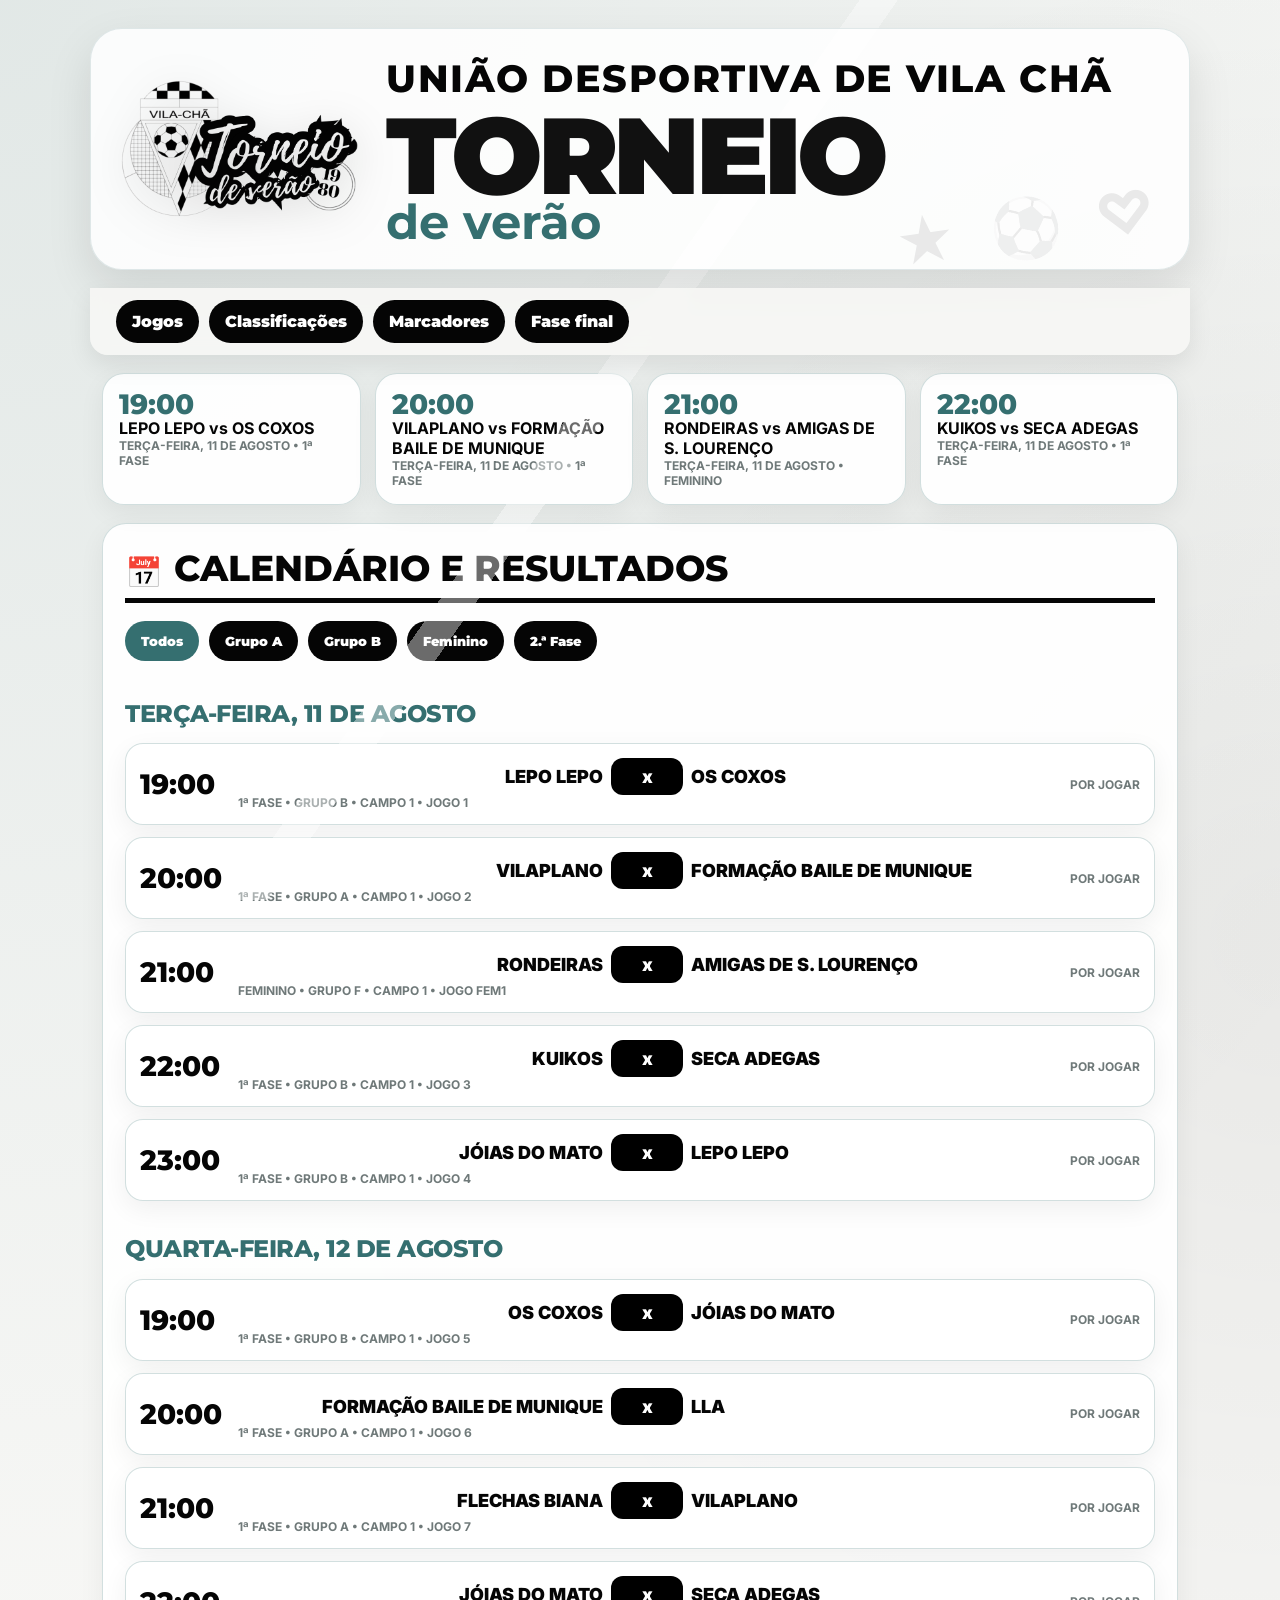
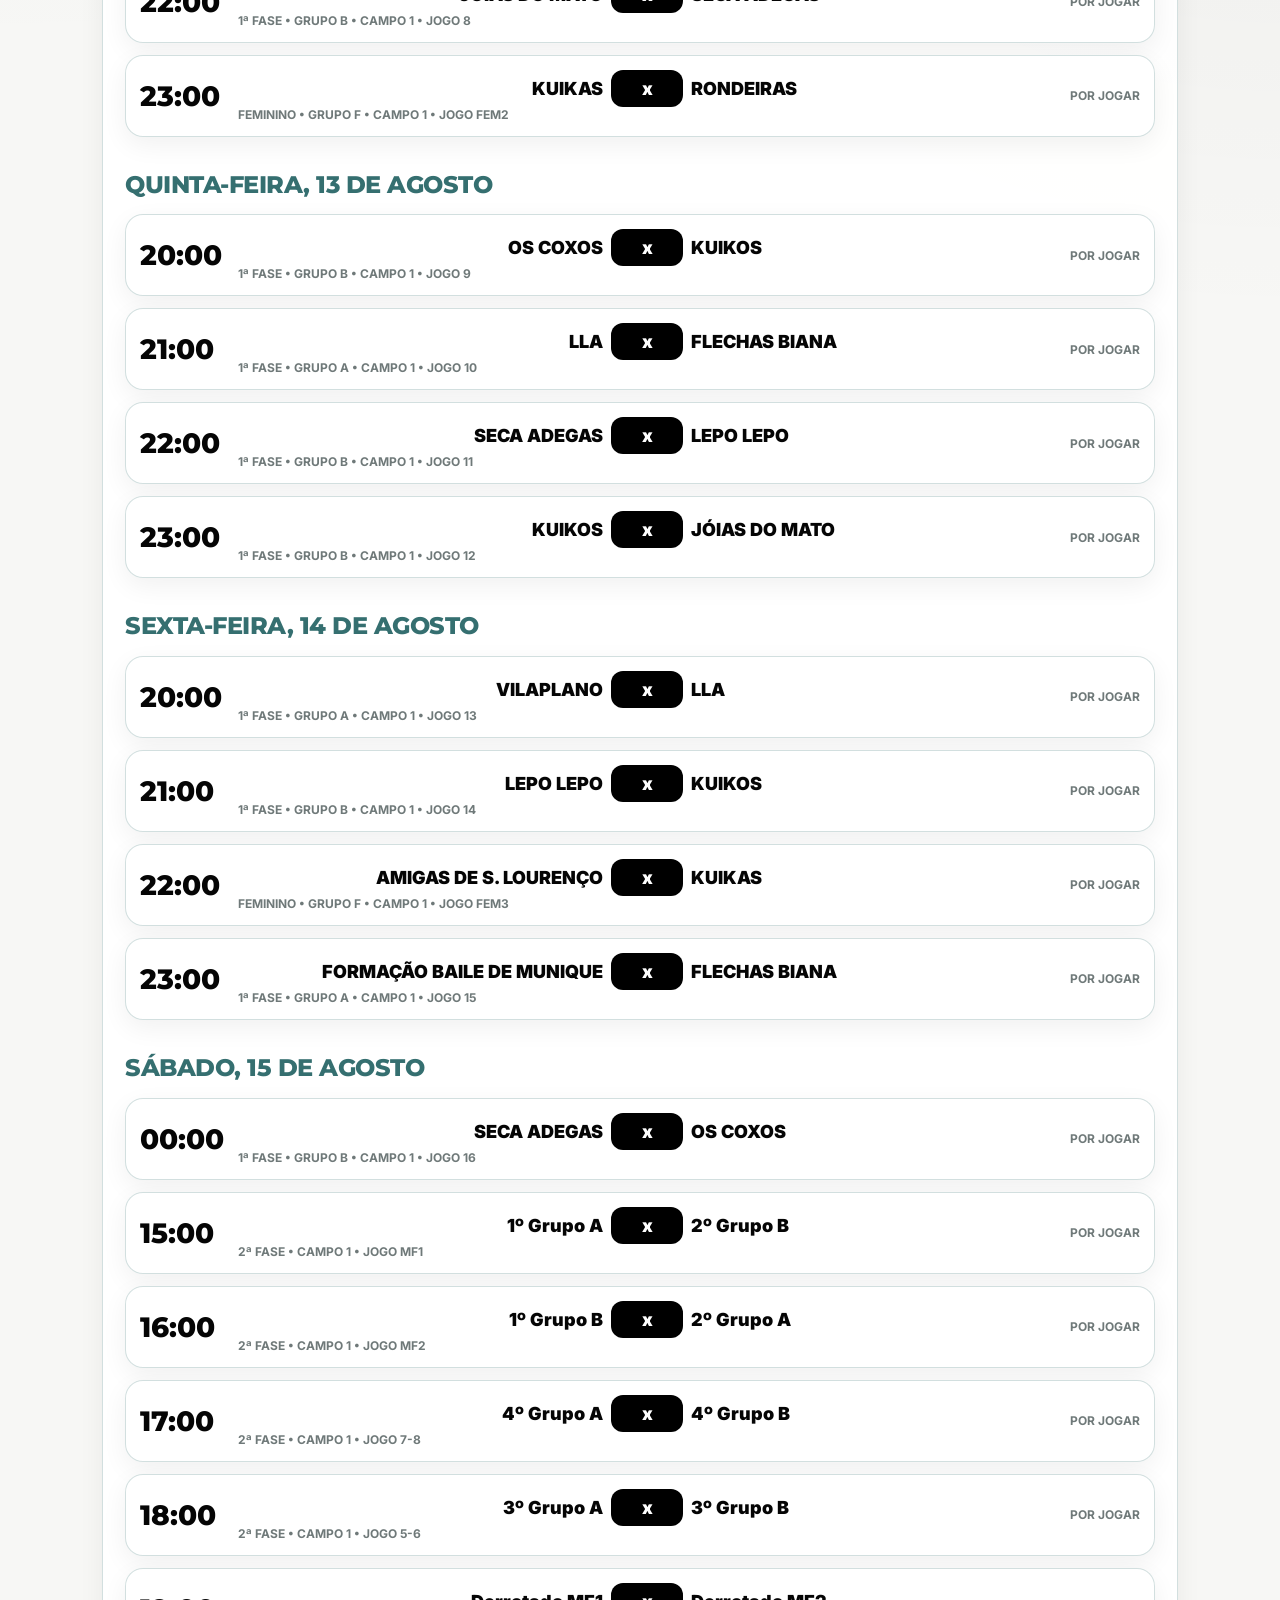
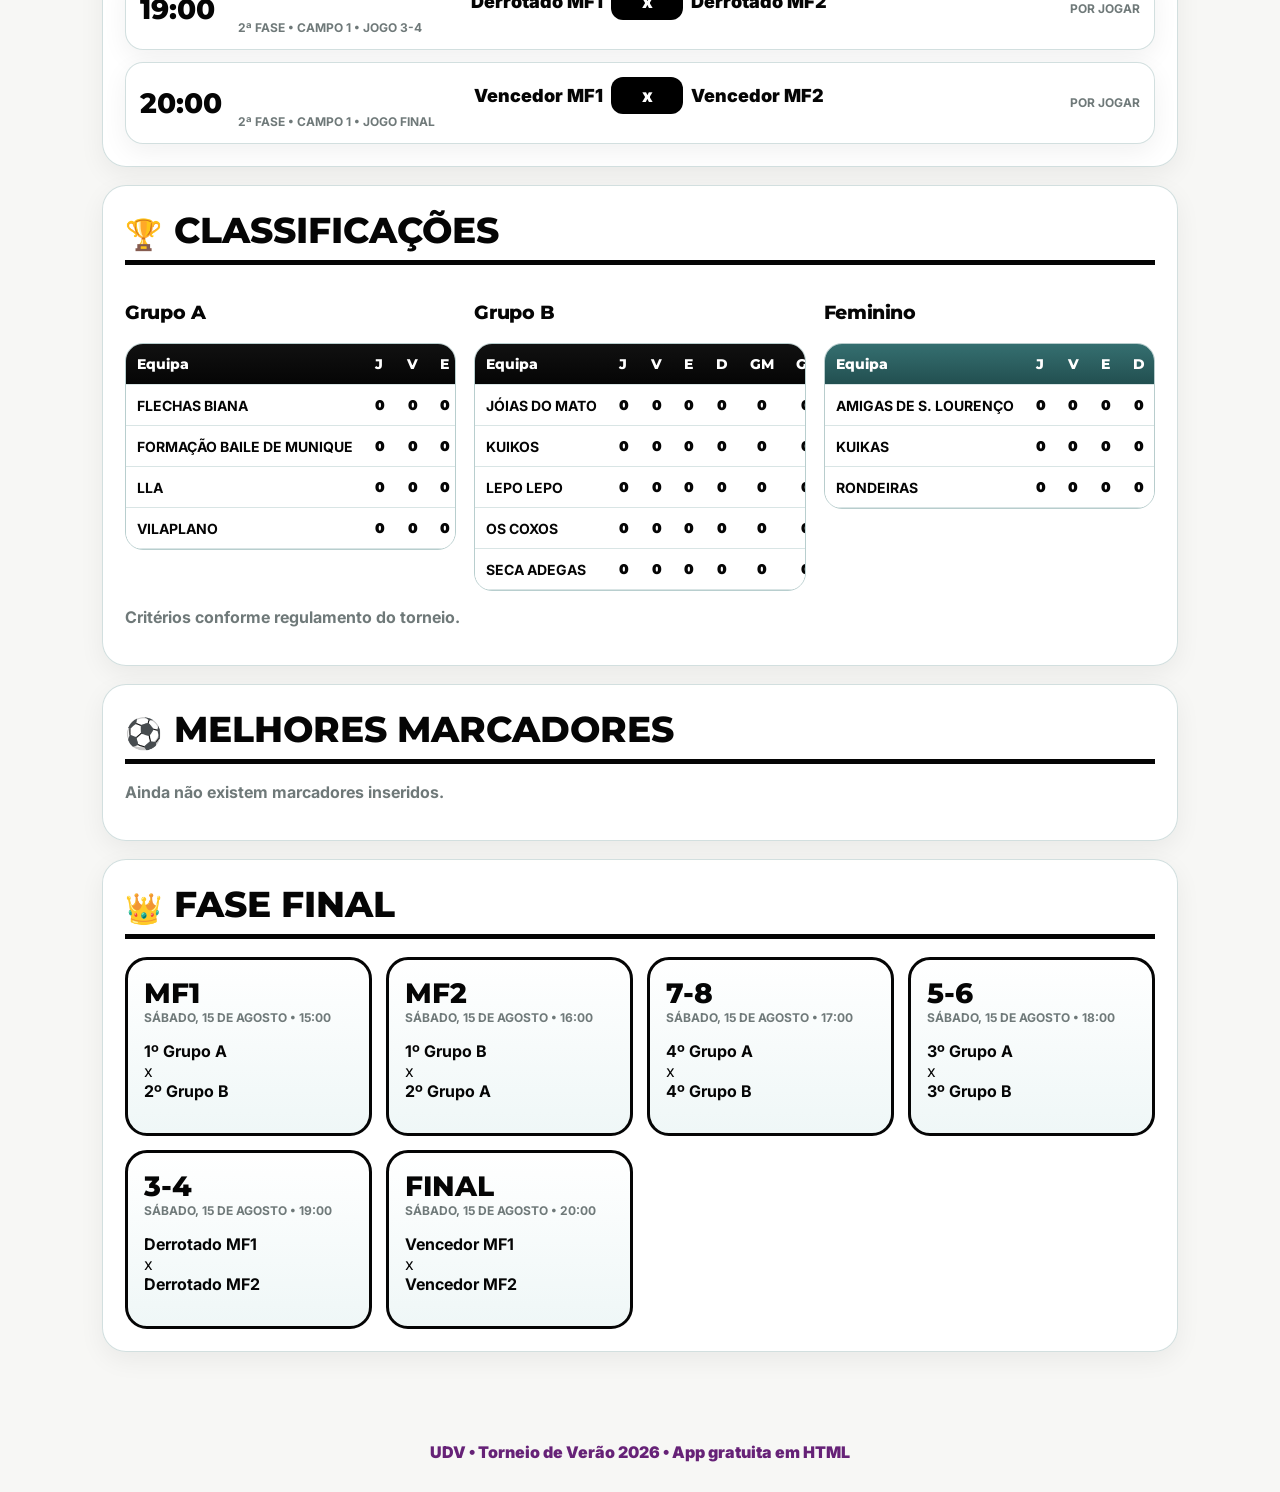
<file: index.html>
<!doctype html>
<html lang="pt">
<head>
  <meta charset="utf-8" />
  <meta name="viewport" content="width=device-width, initial-scale=1" />
  <title>Torneio de Verão UDV 2026</title>
  <link rel="preconnect" href="https://fonts.googleapis.com">
  <link rel="preconnect" href="https://fonts.gstatic.com" crossorigin>
  <link href="https://fonts.googleapis.com/css2?family=Inter:wght@400;500;600;700;800;900&family=Montserrat:wght@600;700;800;900&display=swap" rel="stylesheet">
  <link rel="stylesheet" href="css/style.css" />
</head>
<body>
  <header class="hero">
    <div class="hero-top">
      <img class="brand-logo" src="assets/torneio-verao-logo.png" alt="Torneio de Verão UDV">
      <div>
        <p class="club">UNI&Atilde;O DESPORTIVA DE VILA CH&Atilde;</p>
        <h1><span>Torneio</span><small>de ver&atilde;o</small></h1>
      </div>
    </div>
  </header>
  <nav class="tabs" aria-label="Navega&ccedil;&atilde;o principal">
    <a href="#jogos">Jogos</a><a href="#classificacoes">Classifica&ccedil;&otilde;es</a><a href="#marcadores">Marcadores</a><a href="#fase-final">Fase final</a>
  </nav>

  <main>
    <div id="loader" class="loader"><div class="spinner"></div><span>A carregar dados do torneio&hellip;</span></div>

    <section class="ticker" id="proximos"></section>

    <section class="panel" id="jogos">
      <div class="section-title"><span class="icon">&#128197;</span><h2>Calend&aacute;rio e resultados</h2></div>
      <div class="filters"><button data-filter="all" class="active">Todos</button><button data-filter="A">Grupo A</button><button data-filter="B">Grupo B</button><button data-filter="F">Feminino</button><button data-filter="2">2.&ordf; Fase</button></div>
      <div id="matches" class="match-list"></div>
    </section>

    <section class="panel" id="classificacoes">
      <div class="section-title"><span class="icon">&#127942;</span><h2>Classifica&ccedil;&otilde;es</h2></div>
      <div class="standings-grid"><div><h3>Grupo A</h3><div id="standingsA"></div></div><div><h3>Grupo B</h3><div id="standingsB"></div></div><div><h3>Feminino</h3><div id="standingsF"></div></div></div>
      <p class="hint">Crit&eacute;rios conforme regulamento do torneio.</p>
    </section>

    <section class="panel" id="marcadores">
      <div class="section-title"><span class="icon">&#9917;</span><h2>Melhores marcadores</h2></div>
      <div id="scorers"></div>
    </section>

    <section class="panel" id="fase-final">
      <div class="section-title"><span class="icon">&#128081;</span><h2>Fase final</h2></div>
      <div id="finals" class="finals-grid"></div>
    </section>
  </main>

  <footer>UDV &bull; Torneio de Ver&atilde;o 2026 &bull; App gratuita em HTML</footer>
  <script src="js/config.js"></script><script src="js/data.js"></script><script src="js/app.js"></script>
</body>
</html>
</file>
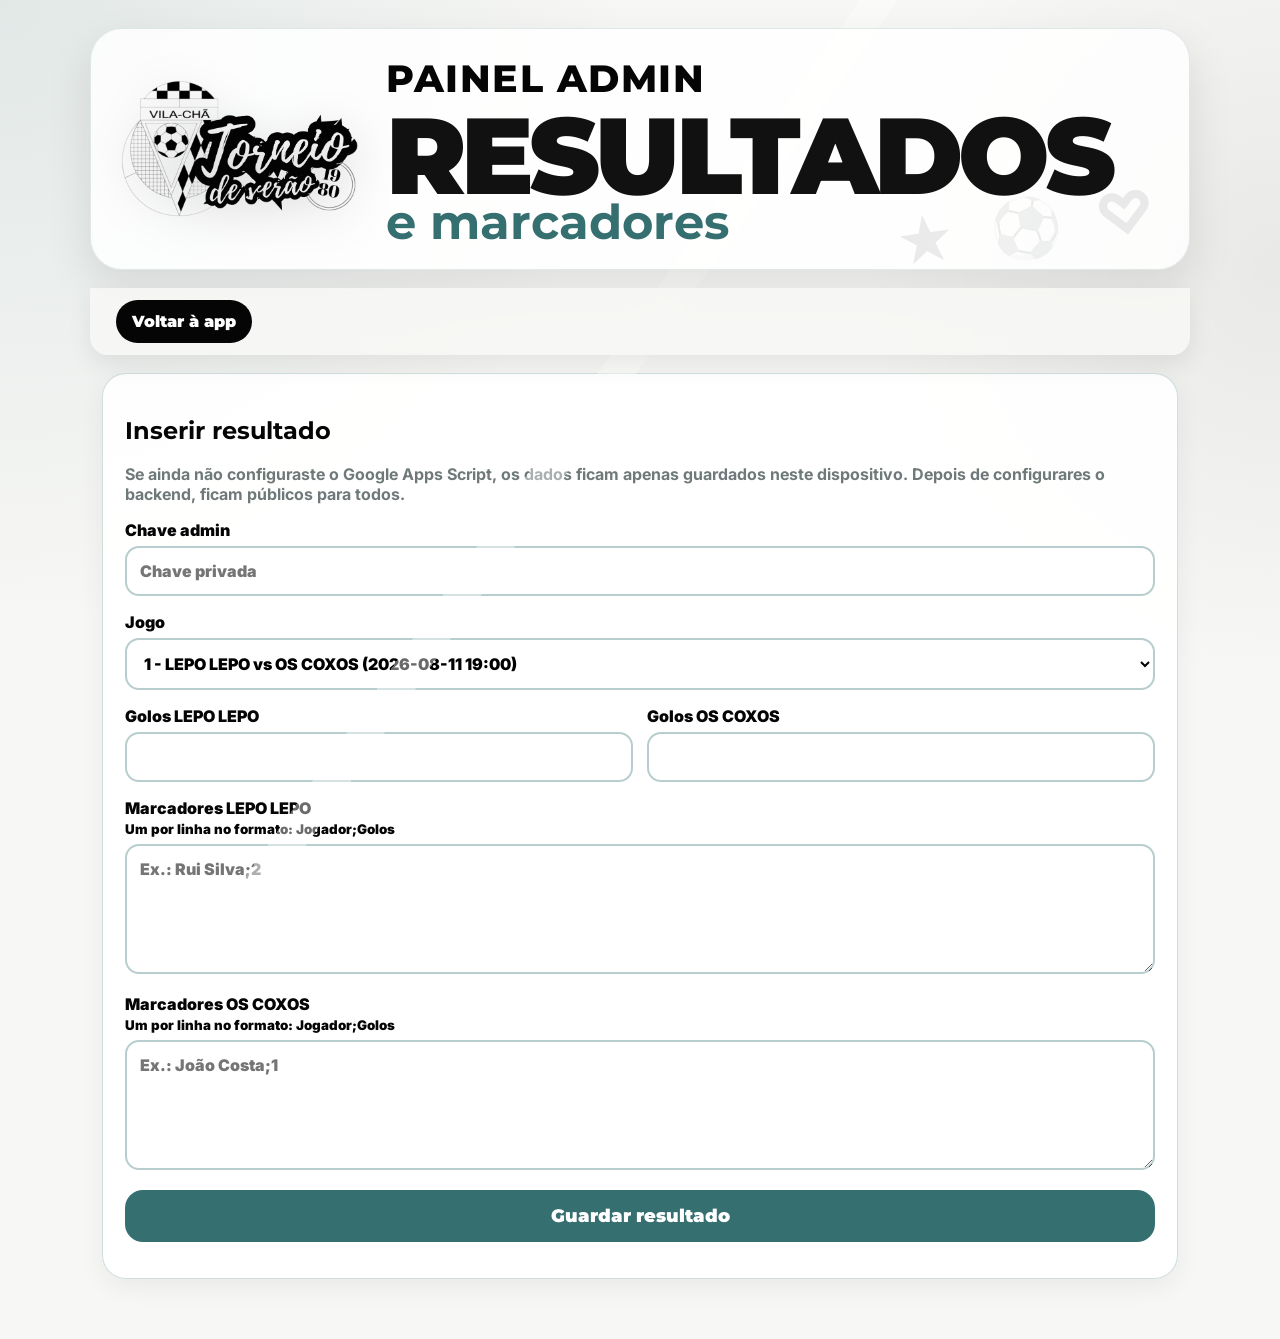
<file: admin.html>
<!doctype html>
<html lang="pt">
<head>
  <meta charset="utf-8"/><meta name="viewport" content="width=device-width, initial-scale=1"/>
  <title>Admin - Torneio UDV</title>
  <link rel="preconnect" href="https://fonts.googleapis.com"><link rel="preconnect" href="https://fonts.gstatic.com" crossorigin>
  <link href="https://fonts.googleapis.com/css2?family=Inter:wght@400;500;600;700;800;900&family=Montserrat:wght@600;700;800;900&display=swap" rel="stylesheet">
  <link rel="stylesheet" href="css/style.css"/>
</head>
<body>
  <header class="hero admin-hero"><div class="hero-top"><img class="brand-logo" src="assets/torneio-verao-logo.png" alt="Torneio de Verão UDV"><div><p class="club">PAINEL ADMIN</p><h1><span>Resultados</span><small>e marcadores</small></h1></div></div></header>
  <nav class="tabs"><a href="index.html">Voltar &agrave; app</a></nav>
  <main>
    <section class="panel admin-card">
      <h2>Inserir resultado</h2>
      <p class="hint">Se ainda n&atilde;o configuraste o Google Apps Script, os dados ficam apenas guardados neste dispositivo. Depois de configurares o backend, ficam p&uacute;blicos para todos.</p>
      <form id="adminForm">
        <label>Chave admin<input type="password" id="adminKey" placeholder="Chave privada" required/></label><label>Jogo<select id="matchSelect" required></select></label>
        <div class="score-row"><label>Golos <span id="homeTeamLabel">equipa casa</span><input type="number" id="homeGoals" min="0" required/></label><label>Golos <span id="awayTeamLabel">equipa fora</span><input type="number" id="awayGoals" min="0" required/></label></div>
        <label>Marcadores <span id="homeScorersLabel">equipa casa</span><br><small>Um por linha no formato: Jogador;Golos</small><textarea id="scorersHome" placeholder="Ex.: Rui Silva;2"></textarea></label>
        <label>Marcadores <span id="awayScorersLabel">equipa fora</span><br><small>Um por linha no formato: Jogador;Golos</small><textarea id="scorersAway" placeholder="Ex.: Jo&atilde;o Costa;1"></textarea></label>
        <button class="primary" type="submit">Guardar resultado</button>
      </form>
      <div id="adminStatus" class="status"></div>
    </section>
  </main>
  <script src="js/config.js"></script><script src="js/data.js"></script><script src="js/app.js"></script><script src="js/admin.js"></script>
</body>
</html>
</file>
<file: css/style.css>
:root{--bg:#f7f7f5;--ink:#050505;--muted:#6f7979;--teal:#356f70;--teal2:#224f50;--line:#b8cece;--white:#fff;--shadow:0 18px 45px rgba(0,0,0,.1);--radius:24px}*{box-sizing:border-box}html{scroll-behavior:smooth}body{margin:0;background:radial-gradient(circle at 0 0,rgba(53,111,112,.11),transparent 34%),radial-gradient(circle at 100% 20%,rgba(0,0,0,.06),transparent 25%),var(--bg);font-family:Inter,system-ui,-apple-system,Segoe UI,sans-serif;color:var(--ink)}body:before{content:"";position:fixed;inset:0;pointer-events:none;background:linear-gradient(125deg,transparent 0 45%,rgba(255,255,255,.55) 45% 47%,transparent 47% 100%);opacity:.75}.hero{max-width:1100px;margin:28px auto 18px;padding:26px;border-radius:32px;background:rgba(255,255,255,.85);box-shadow:var(--shadow);border:1px solid rgba(53,111,112,.15);position:relative;overflow:hidden}.hero:after{content:"\2605   \26bd   \2661";position:absolute;right:22px;bottom:8px;font-size:58px;font-weight:900;letter-spacing:12px;opacity:.08;transform:rotate(-8deg)}.hero-top{display:flex;align-items:center;gap:22px}.crest-mini{width:76px;height:76px;border:4px solid var(--ink);border-radius:50%;display:grid;place-items:center;font-family:Montserrat,sans-serif;font-size:24px;background:repeating-linear-gradient(45deg,#fff 0 8px,#e8eeee 8px 16px)}.club{margin:0;font-weight:900;letter-spacing:.04em;font-size:clamp(20px,3vw,38px)}h1{margin:8px 0 0;line-height:.85}h1 span{font-family:Montserrat,sans-serif;text-transform:uppercase;font-size:clamp(56px,13vw,120px);letter-spacing:-.04em;color:#111;text-shadow:none;-webkit-text-stroke:0}h1 small{display:block;font-family:Montserrat,sans-serif;font-size:clamp(24px,5vw,52px);color:var(--teal);letter-spacing:0;font-weight:700}.tabs{display:flex;gap:10px;flex-wrap:wrap;margin-top:25px}.tabs a,.filters button{border:0;background:var(--ink);color:#fff;text-decoration:none;padding:12px 16px;border-radius:999px;font-weight:900;cursor:pointer}.tabs a:hover,.filters button.active,.filters button:hover{background:var(--teal)}main{max-width:1100px;margin:0 auto 60px;padding:0 12px}.ticker{display:grid;grid-template-columns:repeat(auto-fit,minmax(220px,1fr));gap:14px;margin:18px 0}.next-card,.match,.panel{background:rgba(255,255,255,.92);border:1px solid rgba(53,111,112,.22);box-shadow:0 8px 26px rgba(0,0,0,.06)}.next-card{border-radius:22px;padding:16px}.next-card .time{font-family:Montserrat;font-size:32px;color:var(--teal)}.panel{border-radius:var(--radius);padding:22px;margin:18px 0}.section-title{display:flex;align-items:center;gap:12px;border-bottom:5px solid var(--ink);margin-bottom:18px}.section-title h2{font-family:Montserrat;margin:0 0 8px;font-size:36px;text-transform:uppercase}.icon{font-size:30px}.filters{display:flex;gap:10px;flex-wrap:wrap;margin-bottom:17px}.match-list{display:grid;gap:12px}.day-title{font-family:Montserrat;font-size:28px;color:var(--teal);margin:22px 0 4px;text-transform:uppercase}.match{border-radius:18px;display:grid;grid-template-columns:84px 1fr auto;gap:14px;align-items:center;padding:14px}.match .time{font-family:Montserrat;font-size:26px}.teams{display:grid;grid-template-columns:1fr auto 1fr;align-items:center;gap:8px;font-weight:900;font-size:18px}.teams .home{text-align:right}.teams .score{min-width:72px;text-align:center;background:#000;color:#fff;border-radius:12px;padding:8px}.meta{color:var(--muted);font-weight:700;font-size:12px;text-transform:uppercase}.standings-grid{display:grid;grid-template-columns:repeat(auto-fit,minmax(280px,1fr));gap:18px}.table-wrap{overflow:auto;border-radius:18px;border:1px solid var(--line)}table{width:100%;border-collapse:collapse;background:#fff}th{background:linear-gradient(0deg,var(--ink),#111);color:#fff;text-align:left}th,td{padding:11px;border-bottom:1px solid #d9e5e5;white-space:nowrap}td.num{text-align:center;font-weight:900}.hint{color:var(--muted);font-weight:700}.scorer-row{display:grid;grid-template-columns:42px 1fr 70px;gap:10px;padding:13px;border-bottom:1px solid #dde7e7;background:#fff}.scorer-row:first-child{border-radius:18px 18px 0 0}.scorer-row:last-child{border-radius:0 0 18px 18px}.rank{font-family:Montserrat;color:var(--teal);font-size:26px}.finals-grid{display:grid;grid-template-columns:repeat(auto-fit,minmax(245px,1fr));gap:14px}.final-card{border:3px solid var(--ink);border-radius:22px;padding:16px;background:linear-gradient(180deg,#fff,#eff7f7)}.final-card strong{display:block;font-family:Montserrat;font-size:28px}.admin-hero h1 span{font-size:clamp(42px,10vw,100px)}form{display:grid;gap:16px}label{font-weight:900}input,select,textarea{width:100%;padding:13px;border:2px solid var(--line);border-radius:14px;font:inherit;margin-top:6px;background:#fff}textarea{min-height:130px}.score-row{display:grid;grid-template-columns:1fr 1fr;gap:14px}.primary{background:var(--teal);color:#fff;border:0;border-radius:18px;font-weight:900;font-size:18px;padding:15px;cursor:pointer}.status{font-weight:900;margin-top:14px}footer{text-align:center;font-weight:900;color:#627;padding:30px}@media(max-width:720px){.hero{margin:10px;border-radius:22px;padding:18px}.hero-top{align-items:flex-start}.crest-mini{width:58px;height:58px;font-size:18px}.match{grid-template-columns:1fr}.teams{grid-template-columns:1fr;gap:4px}.teams .home,.teams .away{text-align:left}.teams .score{width:max-content}.score-row{grid-template-columns:1fr}.section-title h2{font-size:28px}}

/* =========================================================
   CLEAN TYPOGRAPHY OVERRIDE - Montserrat + Inter everywhere
   ========================================================= */
:root{
  --font-text:'Inter', Arial, Helvetica, sans-serif;
  --font-title:'Montserrat', Arial, Helvetica, sans-serif;
}

html,
body,
main,
section,
article,
header,
footer,
nav,
div,
span,
p,
a,
button,
input,
select,
textarea,
label,
small,
table,
thead,
tbody,
tr,
th,
td,
li{
  font-family:var(--font-text) !important;
}

h1,
h2,
h3,
h4,
h5,
h6,
.club,
.crest-mini,
.section-title h2,
.day-title,
.match .time,
.next-card .time,
.rank,
.final-card strong,
.tabs a,
.filters button,
.primary,
th,
td.num,
.teams,
.time{
  font-family:var(--font-title) !important;
}

h1 span{
  font-family:var(--font-title) !important;
  font-weight:900 !important;
  color:#111 !important;
  text-shadow:none !important;
  -webkit-text-stroke:0 !important;
  letter-spacing:-0.045em !important;
}

h1 small{
  font-family:var(--font-title) !important;
  font-weight:700 !important;
  color:var(--teal) !important;
  text-shadow:none !important;
  -webkit-text-stroke:0 !important;
}

.club,
.section-title h2,
.day-title,
.match .time,
.next-card .time,
.final-card strong,
th{
  font-weight:800 !important;
}

h3{
  font-family:var(--font-title) !important;
  font-weight:800 !important;
  letter-spacing:-0.02em;
}

.match .time,
.next-card .time{
  font-size:28px;
  line-height:1;
}

.day-title{
  font-size:24px;
  line-height:1.15;
}

table,
th,
td{
  font-size:14px;
}

/* =========================================================
   FINAL APP POLISH: clean fonts, UDV image and female table
   ========================================================= */
:root{
  --font-text:'Inter', Arial, Helvetica, sans-serif;
  --font-title:'Montserrat', Arial, Helvetica, sans-serif;
}

html,body,main,section,article,header,footer,nav,div,span,p,a,button,input,select,textarea,label,small,table,thead,tbody,tr,th,td,li{
  font-family:var(--font-text) !important;
}

h1,h2,h3,h4,h5,h6,.club,.section-title h2,.day-title,.match .time,.next-card .time,.rank,.final-card strong,.tabs a,.filters button,.primary,th,td.num,.teams,.time{
  font-family:var(--font-title) !important;
}

.brand-logo{
  width:clamp(135px, 22vw, 245px);
  height:auto;
  object-fit:contain;
  flex:0 0 auto;
  filter:drop-shadow(0 10px 22px rgba(0,0,0,.14));
}

.crest-mini{display:none !important;}

.hero-top{
  gap:24px;
}

h1 span{
  color:#111 !important;
  text-shadow:none !important;
  -webkit-text-stroke:0 !important;
  font-weight:900 !important;
  letter-spacing:-0.045em !important;
  font-size:clamp(44px, 9vw, 108px) !important;
}

h1 small{
  color:var(--teal) !important;
  font-weight:700 !important;
  font-size:clamp(22px, 4vw, 48px) !important;
  letter-spacing:0 !important;
}

.club,.section-title h2,.day-title,.match .time,.next-card .time,.final-card strong,th,h3{
  font-weight:800 !important;
}

.standings-grid{
  grid-template-columns:repeat(auto-fit,minmax(260px,1fr));
}

#standingsF .table-wrap{
  border-color:rgba(53,111,112,.35);
}

#standingsF th{
  background:linear-gradient(0deg,var(--teal2),var(--teal));
}

.tabs{position:sticky;top:0;z-index:40;max-width:1100px;margin:0 auto 18px;background:rgba(247,247,245,.92);backdrop-filter:blur(8px);-webkit-backdrop-filter:blur(8px);padding:12px 26px;border-radius:0 0 18px 18px;box-shadow:0 10px 24px rgba(0,0,0,.08)}
@media(max-width:720px){.tabs{padding:10px 18px;flex-wrap:nowrap;justify-content:flex-start;overflow-x:auto;-webkit-overflow-scrolling:touch;scrollbar-width:none;-webkit-mask-image:linear-gradient(to right,transparent 0,#000 18px,#000 calc(100% - 32px),transparent 100%);mask-image:linear-gradient(to right,transparent 0,#000 18px,#000 calc(100% - 32px),transparent 100%)}.tabs::-webkit-scrollbar{display:none}.tabs a{white-space:nowrap;flex:0 0 auto}}
.loader{display:flex;align-items:center;justify-content:center;gap:12px;padding:24px;margin:18px 0;font-weight:800;color:var(--muted)}
.spinner{width:26px;height:26px;border:4px solid var(--line);border-top-color:var(--teal);border-radius:50%;animation:udv-spin .8s linear infinite}
.loader.hidden{display:none}
.spinner-sm{width:16px;height:16px;border-width:3px;vertical-align:middle;margin-right:8px;border-color:rgba(255,255,255,.4);border-top-color:#fff}
.primary:disabled{opacity:.7;cursor:not-allowed}
@keyframes udv-spin{to{transform:rotate(360deg)}}

@media(max-width:720px){
  .hero-top{
    flex-direction:column;
    align-items:flex-start;
    gap:12px;
  }
  .brand-logo{
    width:min(76vw, 300px);
    align-self:center;
    margin-bottom:2px;
  }
  h1 span{
    font-size:clamp(38px, 15vw, 74px) !important;
  }
  h1 small{
    font-size:clamp(20px, 8vw, 34px) !important;
  }
  .club{
    font-size:clamp(16px, 5vw, 24px) !important;
  }
  main{padding:0 10px 70px;}
  .panel{padding:16px;}
  .match .time,.next-card .time{font-size:25px;}
}
</file>
